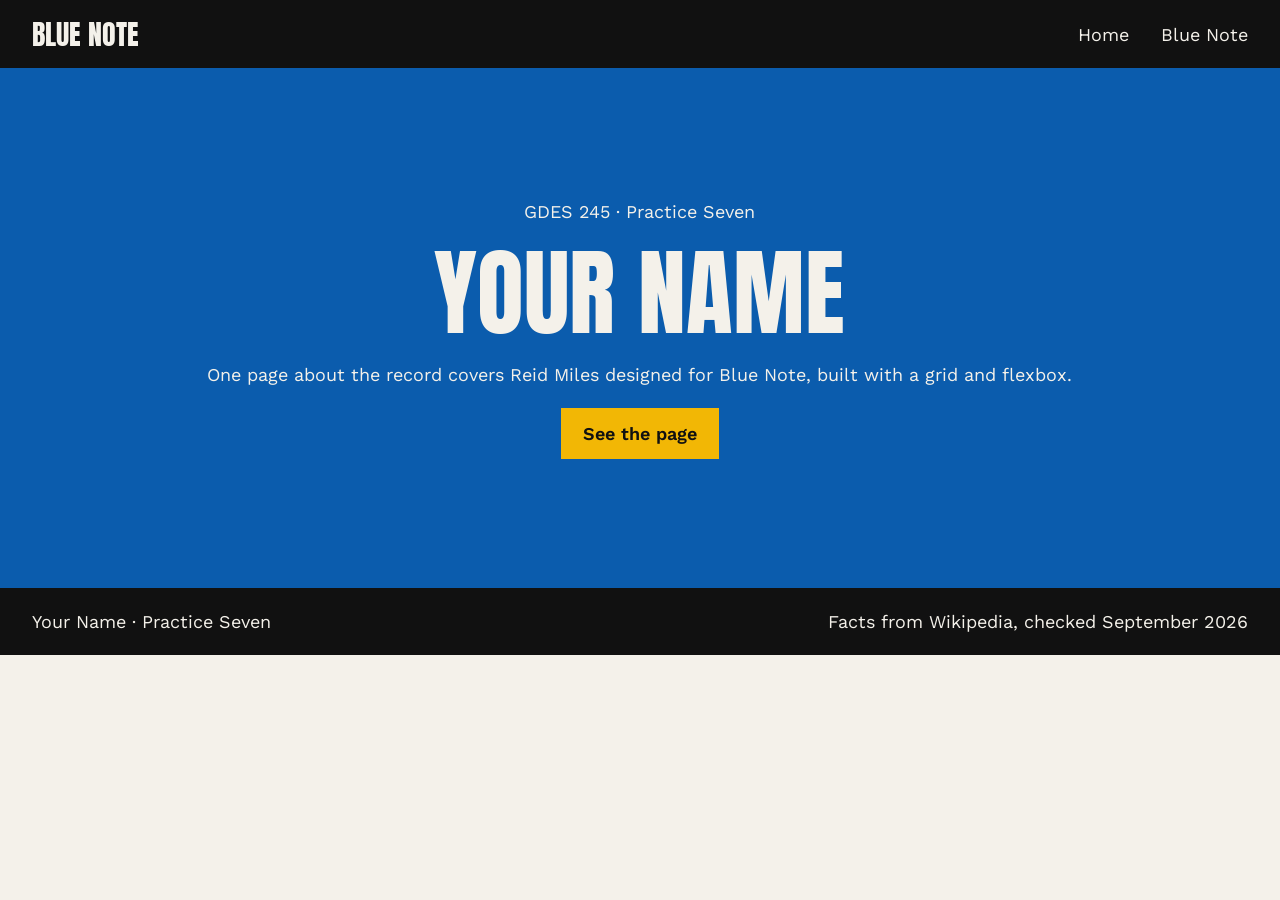
<file: index.html>
<!DOCTYPE html>
<html lang="en">
<head>
  <meta charset="UTF-8">
  <meta name="viewport" content="width=device-width, initial-scale=1.0">
  <title>Your Name, Web 1</title>

  <link rel="preconnect" href="https://fonts.googleapis.com">
  <link rel="preconnect" href="https://fonts.gstatic.com" crossorigin>
  <link href="https://fonts.googleapis.com/css2?family=Anton&family=Work+Sans:wght@400;600&display=swap" rel="stylesheet">
  <link rel="stylesheet" href="css/styles.css">
</head>
<body>

<header class="site-header">
  <a class="logo" href="index.html">Blue Note</a>
  <nav>
    <ul>
      <li><a href="index.html">Home</a></li>
      <li><a href="pages/blue-note.html">Blue Note</a></li>
    </ul>
  </nav>
</header>

<section class="hero">
  <p>GDES 245 &middot; Practice Seven</p>
  <h1>Your Name</h1>
  <p>One page about the record covers Reid Miles
     designed for Blue Note, built with a grid and flexbox.</p>
  <a class="button" href="pages/blue-note.html">See the page</a>
</section>

<footer class="site-footer" id="sources">
  <p>Your Name &middot; Practice Seven</p>
  <p>Facts from Wikipedia, checked September 2026</p>
</footer>

</body>
</html>
</file>
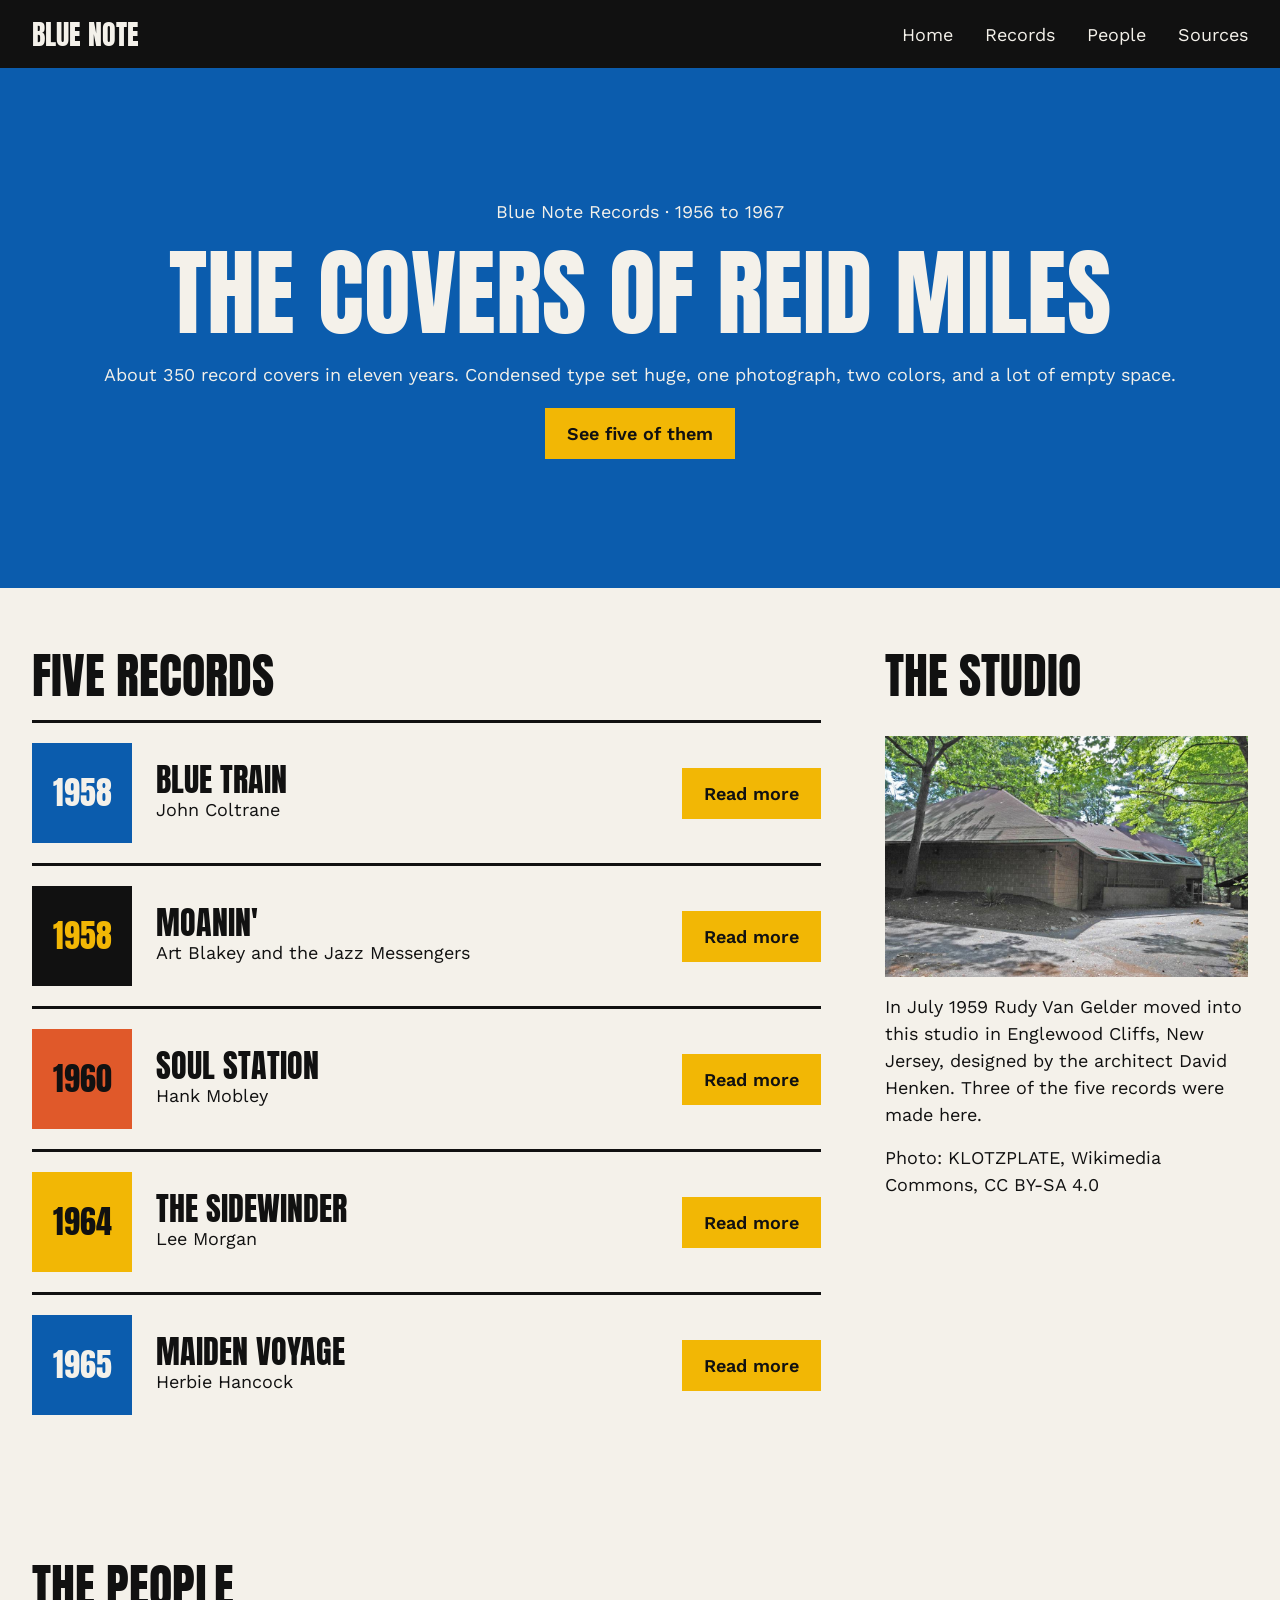
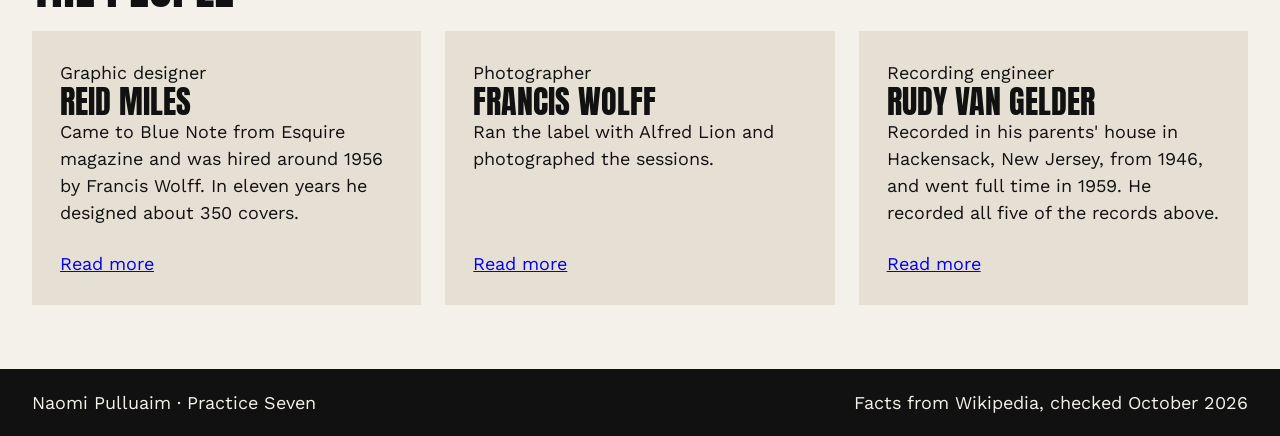
<file: pages/blue-note.html>
<!DOCTYPE html>
<html lang="en">
<head>
    <meta charset="UTF-8">
    <meta name="viewport" content="width=device-width, initial-scale=1.0">
    <title>Blue Note, the covers of Reid Miles</title>

    <link rel="preconnect" href="https://fonts.googleapis.com">
    <link rel="preconnect" href="https://fonts.gstatic.com" crossorigin>
    <link href="https://fonts.googleapis.com/css2?family=Anton&family=Work+Sans:wght@400;600&display=swap" rel="stylesheet">
    
    <link rel="stylesheet" href="../css/styles.css">
</head>
<body>
    
<header class="site-header">
    <a class="logo" href="../index.html">Blue Note</a>
    <nav>
        <ul>
            <li><a href="../index.html">Home</a></li>
            <li><a href="#records">Records</a></li>
            <li><a href="#people">People</a></li>
            <li><a href="#sources">Sources</a></li>
        </ul>
    </nav>
</header>

<section class="hero">
    <p>Blue Note Records &middot; 1956 to 1967</p>
    <h1>The covers of Reid Miles</h1>
    <p>About 350 record covers in eleven years.
       Condensed type set huge, one photograph, two colors,
       and a lot of empty space.</p>
    <a class="button" href="#records">See five of them</a>
</section>

<section class="records" id="records">
    <h2>Five records</h2>

    <article class="album">
        <div class="swatch blue">1958</div>
        <div class="info">
            <h3>Blue Train</h3>
            <p>John Coltrane</p>
        </div>
        <a class="button" href="https://en.wikipedia.org/wiki/Blue_Train_(album)">Read more</a>
    </article>

    <article class="album">
        <div class="swatch ink">1958</div>
        <div class="info">
            <h3>Moanin'</h3>
            <p>Art Blakey and the Jazz Messengers</p>
        </div>
        <a class="button" href="https://en.wikipedia.org/wiki/Moanin%27">Read more</a>
    </article>

    <article class="album">
        <div class="swatch orange">1960</div>
        <div class="info">
            <h3>Soul Station</h3> 
            <p>Hank Mobley</p>
        </div>
        <a class="button" href="https://en.wikipedia.org/wiki/Soul_Station">Read more</a>
    </article>

    <article class="album">
        <div class="swatch yellow">1964</div>
        <div class="info">
            <h3>The Sidewinder</h3>
            <p>Lee Morgan</p>
        </div>
        <a class="button" href="https://en.wikipedia.org/wiki/The_Sidewinder">Read more</a>
    </article>

    <article class="album">
        <div class="swatch blue">1965</div>
        <div class="info">
            <h3>Maiden Voyage</h3>
            <p>Herbie Hancock</p>
        </div>
        <a class="button" href="https://en.wikipedia.org/wiki/Maiden_Voyage_(Herbie_Hancock_album)">Read more</a>
    </article>
</section>

<aside class="studio">
    <h2>The studio</h2>
    <img src="../images/van-gelder-studio.jpg" width="1000" height="664"
         alt="The low brick Van Gelder Studio under tall trees in Englewood Cliffs, New Jersey">
    <p>In July 1959 Rudy Van Gelder moved into this studio in
       Englewood Cliffs, New Jersey, designed by the architect 
       David Henken. Three of the five records were made here.</p>
    <p>Photo: KLOTZPLATE, Wikimedia Commons, CC BY-SA 4.0 </p>       
</aside>

<section class="people" id="people">
    <h2>The people</h2>
    <div class="cards">
    <article class="person">
        <div>
            <p>Graphic designer</p>
            <h3>Reid Miles</h3>
            <p>Came to Blue Note from Esquire magazine and was hired around 
                1956 by Francis Wolff. In eleven years he 
                designed about 350 covers. </p>
        </div>
        <a href="https: /en.wikipedia.org/wiki/Reid_Miles">Read more</a>
    </article>

    <article class="person">
        <div>
            <p>Photographer</p>
            <h3>Francis Wolff</h3>
            <p>Ran the label with Alfred Lion and photographed 
               the sessions.</p>
        </div>
        <a href="https: /en.wikipedia.org/wiki/Francis_Wolff"> Read more</a>
    </article>

    <article class="person">
        <div>
            <p>Recording engineer</p>
            <h3>Rudy Van Gelder</h3>
            <p>Recorded in his parents' house in Hackensack, New Jersey, 
               from 1946, and went full time in 1959. He recorded
               all five of the records above.</p>
        </div>
        <a href="https: /en.wikipedia.org/wiki/Rudy_Van_Gelder">Read more</a>
    </article>
    </div>
</section>

<footer class="site-footer" id="sources">
    <p>Naomi Pulluaim &middot; Practice Seven</p>
    <p>Facts from Wikipedia, checked October 2026</p>
</footer>

</body>
</html>
</file>
<file: css/styles.css>
* {
    box-sizing: border-box;
    margin: 0;
    padding: 0;
}

body {
    display: grid;
    grid-template-columns: 2fr 1fr;
    background: #F4F1EA;
    color: #111111;
    font-family: 'Work Sans', sans-serif;
    font-size: 18px;
    line-height: 1.5;
}

h1, h2, h3, .logo, .swatch {
    font-family: 'Anton', sans-serif;
    font-weight: 400;
    text-transform: uppercase;
    line-height: 1;
}

.site-header, .site-footer {
    display: flex;
    justify-content: space-between;
    align-items: center;
    padding: 20px 32px;
    background: #111111;
    color: #F4F1EA;
}

.site-header a {
    color: #F4F1EA;
    text-decoration: none;
}

.logo {
    font-size: 28px;
}

nav ul {
    display: flex;
    gap: 32px;
    list-style: none;
}

.hero {
    display: flex;
    flex-direction: column;
    justify-content: center;
    align-items: center;
    gap: 20px;
    min-height: 520px;
    padding: 48px 32px;
    background: #0B5CAD;
    color: #F4F1EA;
    text-align: center;
}

.hero h1 {
    font-size: 96px;
}

.button {
    padding: 12px 22px;
    background: #F2B705;
    color: #111111;
    font-weight: 600;
    text-decoration: none;
}

.site-header, .hero, .people, .site-footer {
    grid-column: span 2;
}

.records, .studio, .people {
    padding: 64px 32px;
}

h2 {
    font-size: 48px;
    margin-bottom: 20px;
}

h3 {
    font-size: 32px;
}

.album {
    display: flex;
    align-items: center;
    gap: 24px;
    padding: 20px 0;
    border-top: 3px solid #111111;
}

.swatch {
    display: flex;
    justify-content: center;
    align-items: center;
    flex: 0 0 100px;
    height: 100px;
    font-size: 32px;
}

.blue { background: #0B5CAD; color: #F4F1EA; }
.ink { background: #111111; color: #F2B705; }
.orange { background: #E0592A; }
.yellow { background: #F2B705; }

.info {
    flex: 1;
}

.studio {
    display: flex;
    flex-direction: column;
    gap: 16px;
}

.studio img {
    width: 100%;
    height: auto;
}

.cards {
    display: flex;
    gap: 24px;
}

.person {
    flex: 1;
    display: flex;
    flex-direction: column;
    justify-content: space-between;
    gap: 24px;
    padding: 28px;
    background: #E6E0D4;
}
</file>
